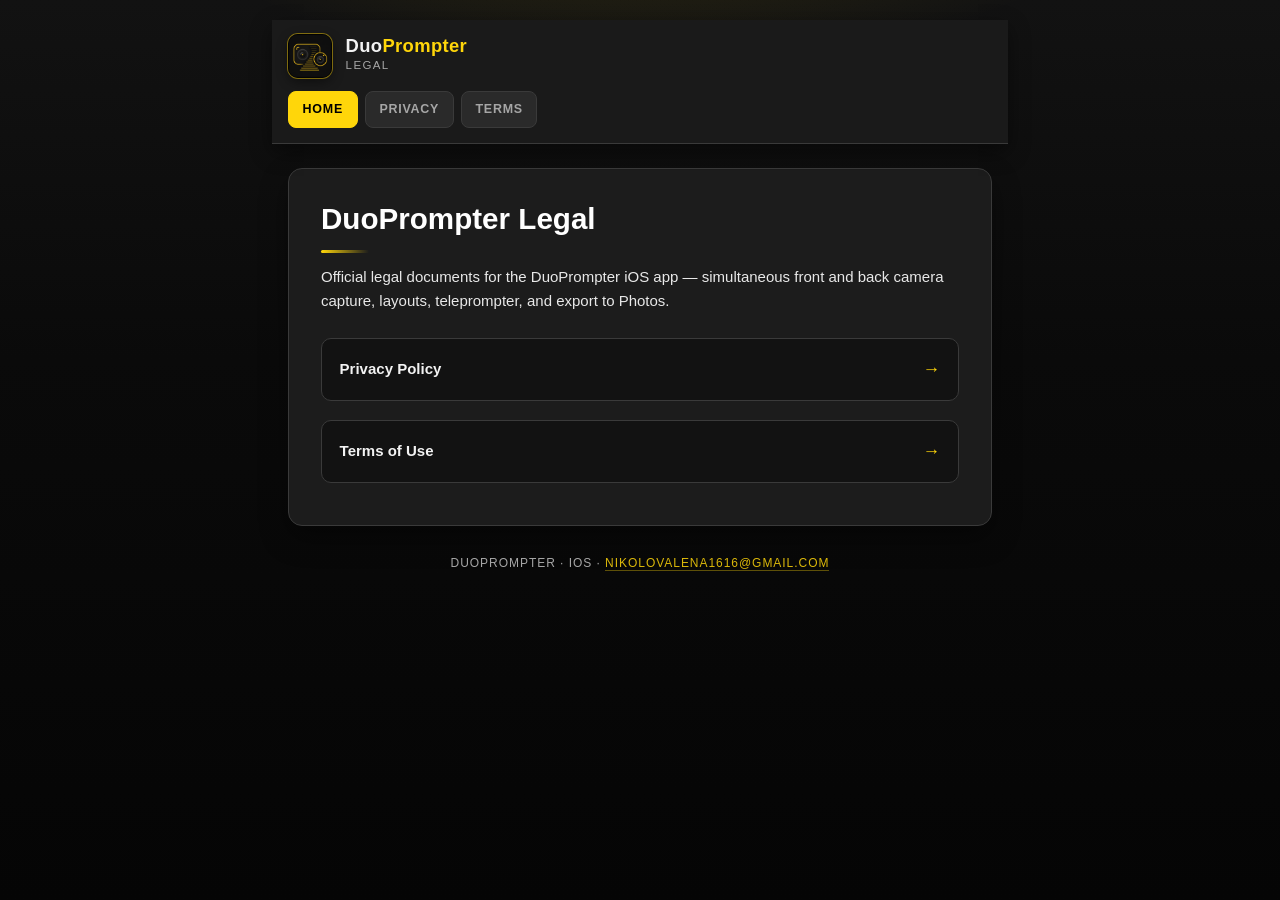
<file: docs/index.html>
<!DOCTYPE html>
<html lang="en">
<head>
  <meta charset="utf-8" />
  <meta name="viewport" content="width=device-width, initial-scale=1" />
  <meta name="theme-color" content="#0a0a0a" />
  <title>DuoPrompter — Legal</title>
  <link rel="icon" type="image/png" href="apple-touch-icon.png" />
  <link rel="apple-touch-icon" href="app-icon.png" />
  <link rel="stylesheet" href="styles.css" />
</head>
<body>
  <div class="wrap">
    <header class="topbar">
      <a class="brand" href="index.html">
        <img class="brand-mark" src="app-icon.png" width="44" height="44" alt="" />
        <div>
          <div class="brand-name">Duo<span>Prompter</span></div>
          <div class="brand-tag">Legal</div>
        </div>
      </a>

      <nav class="nav" aria-label="Legal">
        <a href="index.html" class="is-active">Home</a>
        <a href="privacy.html">Privacy</a>
        <a href="terms.html">Terms</a>
      </nav>
    </header>

    <main class="card hero-index">
      <h1 class="page-title">DuoPrompter Legal</h1>
      <p class="lead">
        Official legal documents for the DuoPrompter iOS app — simultaneous front and back camera
        capture, layouts, teleprompter, and export to Photos.
      </p>

      <ul class="doc-list">
        <li>
          <a href="privacy.html">
            <span class="label">Privacy Policy</span>
            <span class="arrow" aria-hidden="true">→</span>
          </a>
        </li>
        <li>
          <a href="terms.html">
            <span class="label">Terms of Use</span>
            <span class="arrow" aria-hidden="true">→</span>
          </a>
        </li>
      </ul>
    </main>

    <p class="site-footer">DuoPrompter · iOS · <a href="mailto:nikolovalena1616@gmail.com">nikolovalena1616@gmail.com</a></p>
  </div>
</body>
</html>
</file>
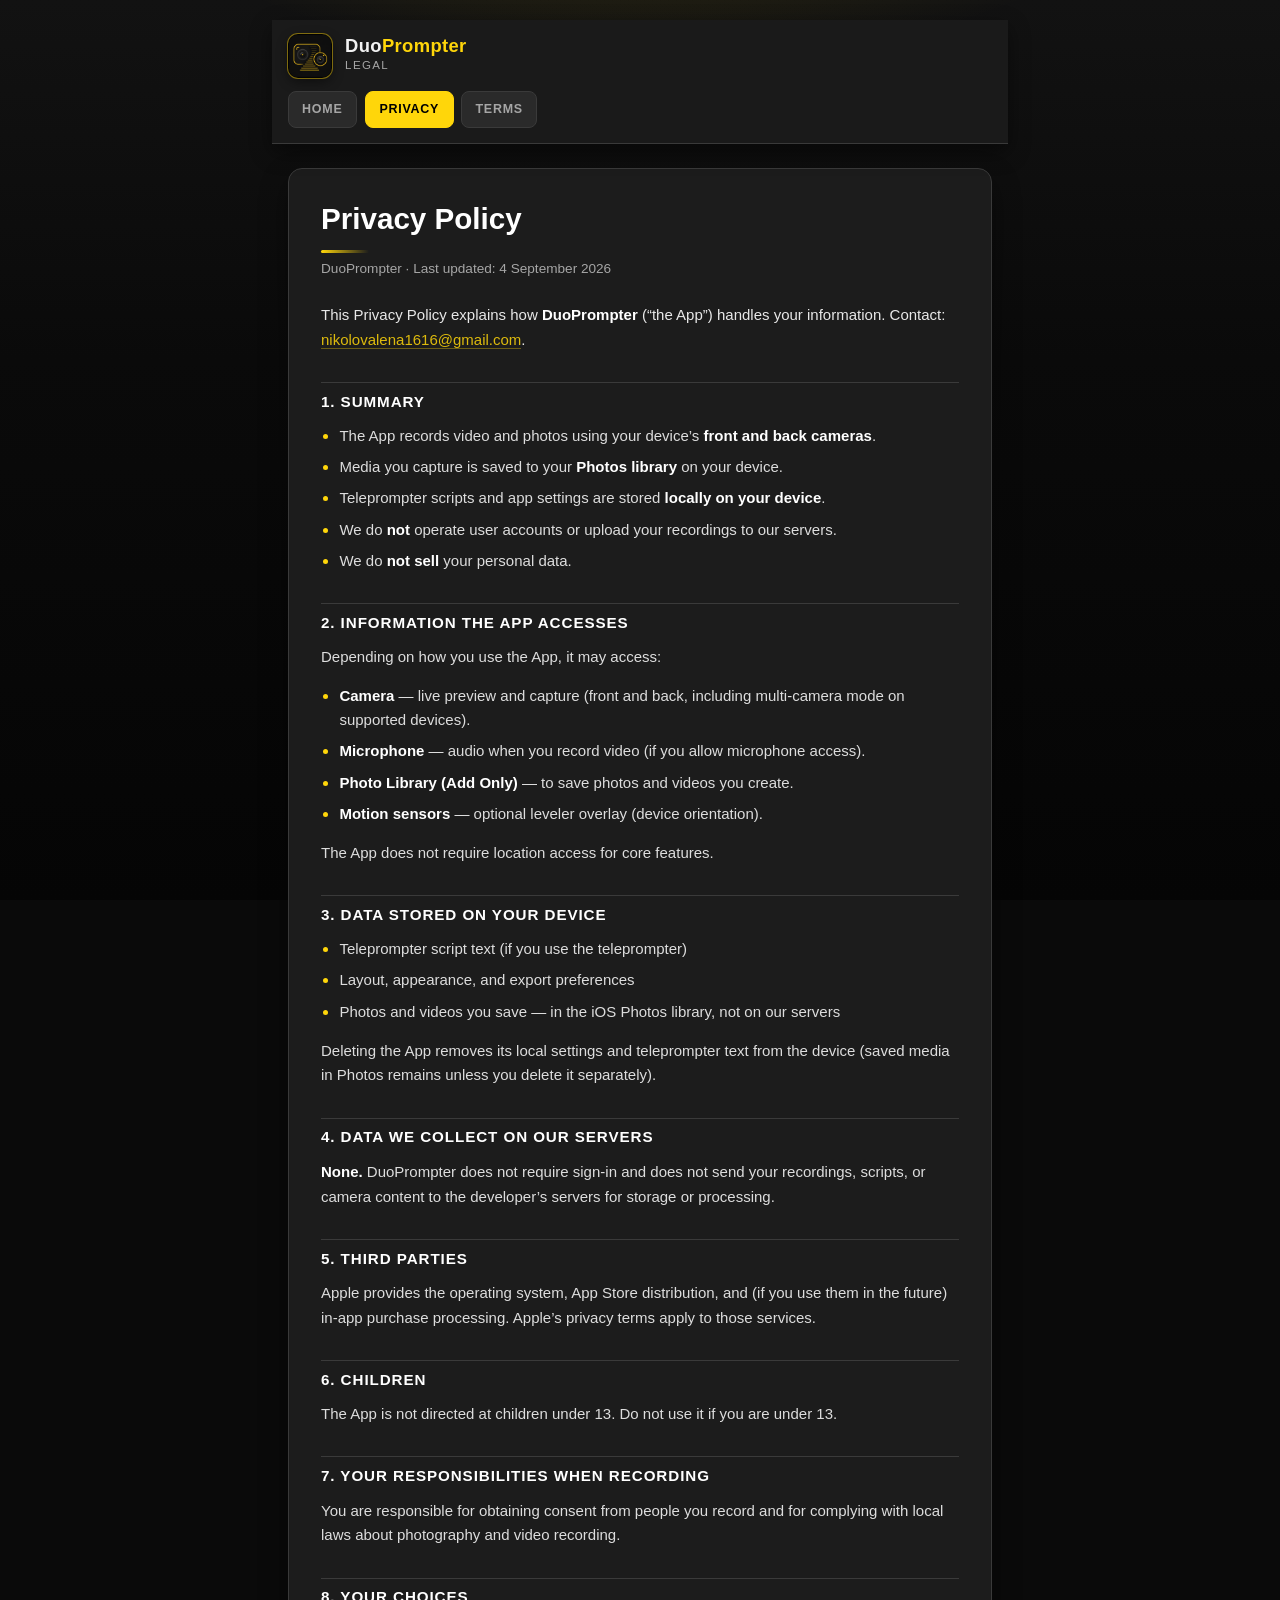
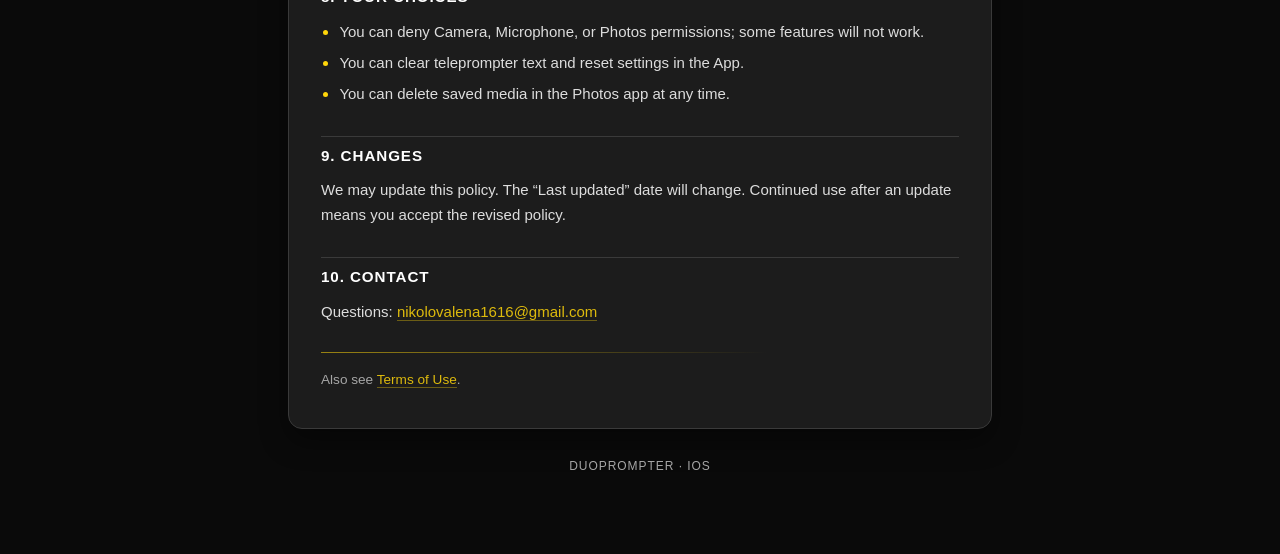
<file: docs/privacy.html>
<!DOCTYPE html>
<html lang="en">
<head>
  <meta charset="utf-8" />
  <meta name="viewport" content="width=device-width, initial-scale=1" />
  <meta name="theme-color" content="#0a0a0a" />
  <title>DuoPrompter — Privacy Policy</title>
  <link rel="icon" type="image/png" href="apple-touch-icon.png" />
  <link rel="apple-touch-icon" href="app-icon.png" />
  <link rel="stylesheet" href="styles.css" />
</head>
<body>
  <div class="wrap">
    <header class="topbar">
      <a class="brand" href="index.html">
        <img class="brand-mark" src="app-icon.png" width="44" height="44" alt="" />
        <div>
          <div class="brand-name">Duo<span>Prompter</span></div>
          <div class="brand-tag">Legal</div>
        </div>
      </a>

      <nav class="nav" aria-label="Legal">
        <a href="index.html">Home</a>
        <a href="privacy.html" class="is-active">Privacy</a>
        <a href="terms.html">Terms</a>
      </nav>
    </header>

    <main class="card">
      <h1 class="page-title">Privacy Policy</h1>
      <p class="meta">DuoPrompter · Last updated: 4 September 2026</p>

      <p class="lead">
        This Privacy Policy explains how <strong>DuoPrompter</strong> (“the App”) handles your information.
        Contact:
        <a href="mailto:nikolovalena1616@gmail.com">nikolovalena1616@gmail.com</a>.
      </p>

      <h2>1. Summary</h2>
      <ul>
        <li>The App records video and photos using your device’s <strong>front and back cameras</strong>.</li>
        <li>Media you capture is saved to your <strong>Photos library</strong> on your device.</li>
        <li>Teleprompter scripts and app settings are stored <strong>locally on your device</strong>.</li>
        <li>We do <strong>not</strong> operate user accounts or upload your recordings to our servers.</li>
        <li>We do <strong>not sell</strong> your personal data.</li>
      </ul>

      <h2>2. Information the App accesses</h2>
      <p>Depending on how you use the App, it may access:</p>
      <ul>
        <li><strong>Camera</strong> — live preview and capture (front and back, including multi-camera mode on supported devices).</li>
        <li><strong>Microphone</strong> — audio when you record video (if you allow microphone access).</li>
        <li><strong>Photo Library (Add Only)</strong> — to save photos and videos you create.</li>
        <li><strong>Motion sensors</strong> — optional leveler overlay (device orientation).</li>
      </ul>
      <p>
        The App does not require location access for core features.
      </p>

      <h2>3. Data stored on your device</h2>
      <ul>
        <li>Teleprompter script text (if you use the teleprompter)</li>
        <li>Layout, appearance, and export preferences</li>
        <li>Photos and videos you save — in the iOS Photos library, not on our servers</li>
      </ul>
      <p>
        Deleting the App removes its local settings and teleprompter text from the device
        (saved media in Photos remains unless you delete it separately).
      </p>

      <h2>4. Data we collect on our servers</h2>
      <p>
        <strong>None.</strong> DuoPrompter does not require sign-in and does not send your recordings,
        scripts, or camera content to the developer’s servers for storage or processing.
      </p>

      <h2>5. Third parties</h2>
      <p>
        Apple provides the operating system, App Store distribution, and (if you use them in the future)
        in-app purchase processing. Apple’s privacy terms apply to those services.
      </p>

      <h2>6. Children</h2>
      <p>The App is not directed at children under 13. Do not use it if you are under 13.</p>

      <h2>7. Your responsibilities when recording</h2>
      <p>
        You are responsible for obtaining consent from people you record and for complying with
        local laws about photography and video recording.
      </p>

      <h2>8. Your choices</h2>
      <ul>
        <li>You can deny Camera, Microphone, or Photos permissions; some features will not work.</li>
        <li>You can clear teleprompter text and reset settings in the App.</li>
        <li>You can delete saved media in the Photos app at any time.</li>
      </ul>

      <h2>9. Changes</h2>
      <p>
        We may update this policy. The “Last updated” date will change.
        Continued use after an update means you accept the revised policy.
      </p>

      <h2>10. Contact</h2>
      <p>
        Questions:
        <a href="mailto:nikolovalena1616@gmail.com">nikolovalena1616@gmail.com</a>
      </p>

      <hr />
      <p class="footer-note">Also see <a href="terms.html">Terms of Use</a>.</p>
    </main>

    <p class="site-footer">DuoPrompter · iOS</p>
  </div>
</body>
</html>
</file>
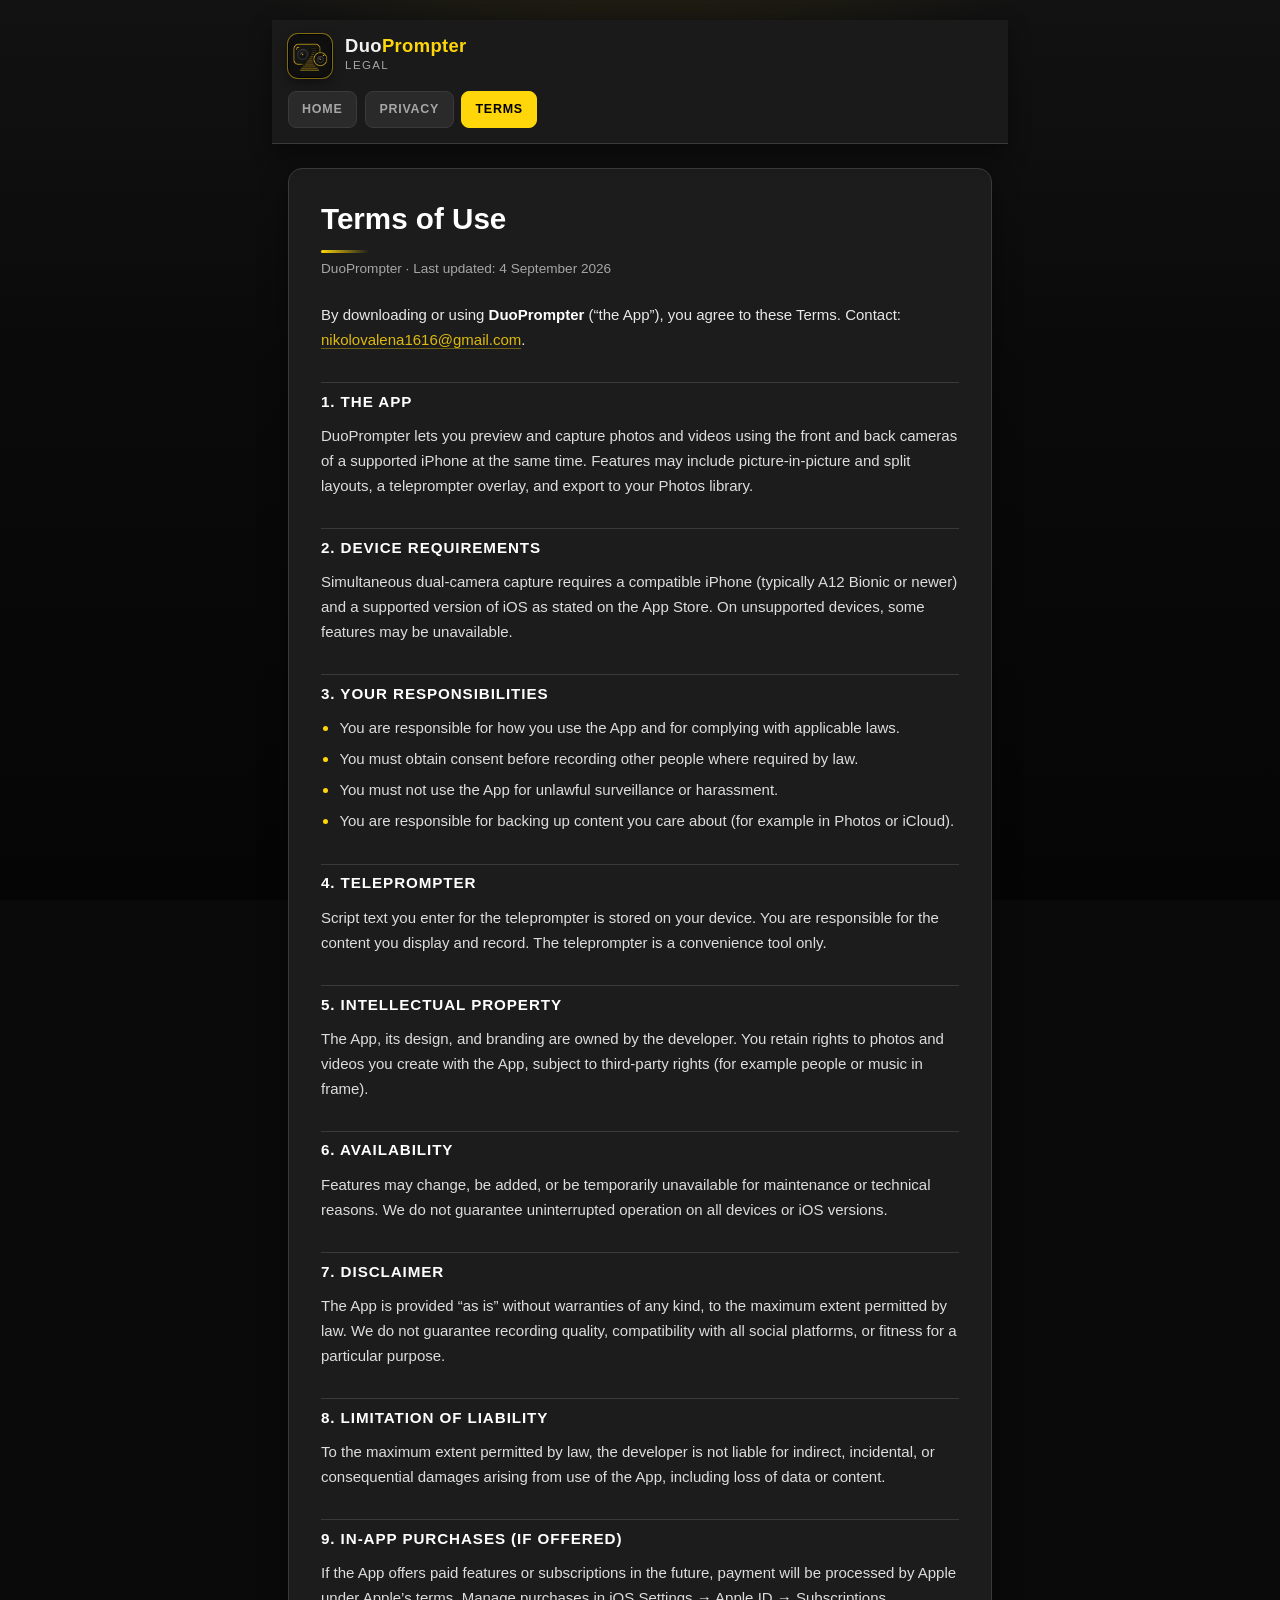
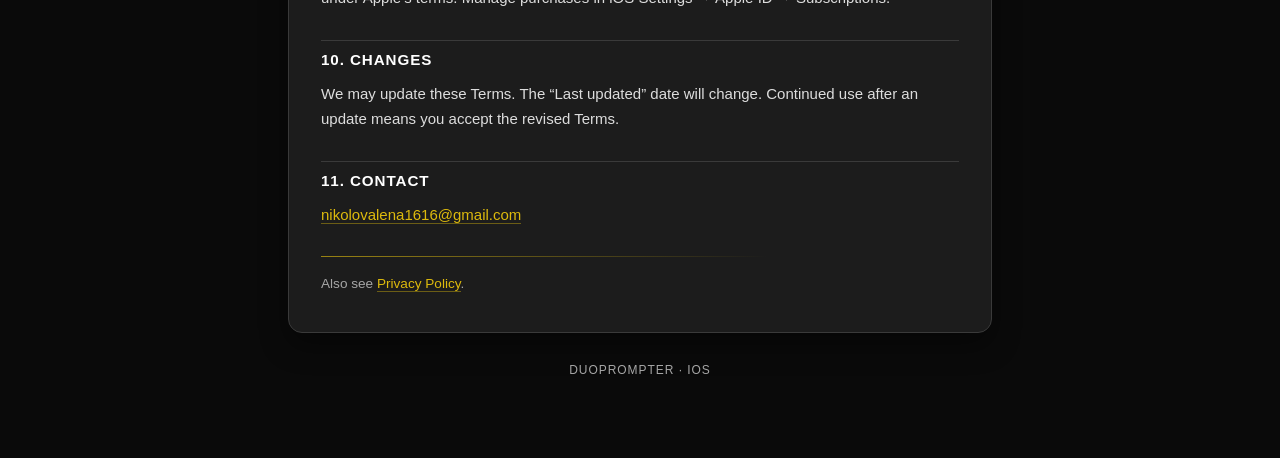
<file: docs/terms.html>
<!DOCTYPE html>
<html lang="en">
<head>
  <meta charset="utf-8" />
  <meta name="viewport" content="width=device-width, initial-scale=1" />
  <meta name="theme-color" content="#0a0a0a" />
  <title>DuoPrompter — Terms of Use</title>
  <link rel="icon" type="image/png" href="apple-touch-icon.png" />
  <link rel="apple-touch-icon" href="app-icon.png" />
  <link rel="stylesheet" href="styles.css" />
</head>
<body>
  <div class="wrap">
    <header class="topbar">
      <a class="brand" href="index.html">
        <img class="brand-mark" src="app-icon.png" width="44" height="44" alt="" />
        <div>
          <div class="brand-name">Duo<span>Prompter</span></div>
          <div class="brand-tag">Legal</div>
        </div>
      </a>

      <nav class="nav" aria-label="Legal">
        <a href="index.html">Home</a>
        <a href="privacy.html">Privacy</a>
        <a href="terms.html" class="is-active">Terms</a>
      </nav>
    </header>

    <main class="card">
      <h1 class="page-title">Terms of Use</h1>
      <p class="meta">DuoPrompter · Last updated: 4 September 2026</p>

      <p class="lead">
        By downloading or using <strong>DuoPrompter</strong> (“the App”), you agree to these Terms.
        Contact:
        <a href="mailto:nikolovalena1616@gmail.com">nikolovalena1616@gmail.com</a>.
      </p>

      <h2>1. The App</h2>
      <p>
        DuoPrompter lets you preview and capture photos and videos using the front and back cameras
        of a supported iPhone at the same time. Features may include picture-in-picture and split layouts,
        a teleprompter overlay, and export to your Photos library.
      </p>

      <h2>2. Device requirements</h2>
      <p>
        Simultaneous dual-camera capture requires a compatible iPhone (typically A12 Bionic or newer)
        and a supported version of iOS as stated on the App Store. On unsupported devices, some features
        may be unavailable.
      </p>

      <h2>3. Your responsibilities</h2>
      <ul>
        <li>You are responsible for how you use the App and for complying with applicable laws.</li>
        <li>You must obtain consent before recording other people where required by law.</li>
        <li>You must not use the App for unlawful surveillance or harassment.</li>
        <li>You are responsible for backing up content you care about (for example in Photos or iCloud).</li>
      </ul>

      <h2>4. Teleprompter</h2>
      <p>
        Script text you enter for the teleprompter is stored on your device. You are responsible for
        the content you display and record. The teleprompter is a convenience tool only.
      </p>

      <h2>5. Intellectual property</h2>
      <p>
        The App, its design, and branding are owned by the developer. You retain rights to photos and
        videos you create with the App, subject to third-party rights (for example people or music in frame).
      </p>

      <h2>6. Availability</h2>
      <p>
        Features may change, be added, or be temporarily unavailable for maintenance or technical reasons.
        We do not guarantee uninterrupted operation on all devices or iOS versions.
      </p>

      <h2>7. Disclaimer</h2>
      <p>
        The App is provided “as is” without warranties of any kind, to the maximum extent permitted by law.
        We do not guarantee recording quality, compatibility with all social platforms, or fitness for a
        particular purpose.
      </p>

      <h2>8. Limitation of liability</h2>
      <p>
        To the maximum extent permitted by law, the developer is not liable for indirect, incidental,
        or consequential damages arising from use of the App, including loss of data or content.
      </p>

      <h2>9. In-app purchases (if offered)</h2>
      <p>
        If the App offers paid features or subscriptions in the future, payment will be processed by Apple
        under Apple’s terms. Manage purchases in iOS Settings → Apple ID → Subscriptions.
      </p>

      <h2>10. Changes</h2>
      <p>
        We may update these Terms. The “Last updated” date will change.
        Continued use after an update means you accept the revised Terms.
      </p>

      <h2>11. Contact</h2>
      <p>
        <a href="mailto:nikolovalena1616@gmail.com">nikolovalena1616@gmail.com</a>
      </p>

      <hr />
      <p class="footer-note">Also see <a href="privacy.html">Privacy Policy</a>.</p>
    </main>

    <p class="site-footer">DuoPrompter · iOS</p>
  </div>
</body>
</html>
</file>
<file: docs/styles.css>
/* Dual Camera legal pages — matches in-app dark + yellow accent */

:root {
  --bg: #0a0a0a;
  --surface: #1c1c1c;
  --border: #3a3a3a;
  --text: #f2f2f2;
  --muted: #a6a6a6;
  --accent: #ffd60a;
  --accent-soft: rgba(255, 214, 10, 0.85);
  --accent-glow: rgba(255, 214, 10, 0.18);
  --max: 44rem;
  --radius: 14px;
  color-scheme: dark;
}

*,
*::before,
*::after {
  box-sizing: border-box;
}

html {
  scroll-behavior: smooth;
}

body {
  margin: 0;
  min-height: 100vh;
  font-family: -apple-system, BlinkMacSystemFont, "SF Pro Text", "Segoe UI", sans-serif;
  font-size: 15px;
  line-height: 1.65;
  color: var(--text);
  background: var(--bg);
  background-image:
    radial-gradient(ellipse 80% 50% at 50% -20%, var(--accent-glow), transparent 55%),
    linear-gradient(180deg, #121212 0%, var(--bg) 40%, #050505 100%);
  background-attachment: fixed;
  -webkit-font-smoothing: antialiased;
}

a {
  color: var(--accent-soft);
  text-decoration: none;
  border-bottom: 1px solid rgba(255, 214, 10, 0.35);
  transition: color 0.15s ease, border-color 0.15s ease;
}

a:hover {
  color: #ffe566;
  border-bottom-color: rgba(255, 229, 102, 0.7);
}

.wrap {
  width: min(100% - 2rem, var(--max));
  margin: 0 auto;
  padding: 1.25rem 0 4rem;
}

.topbar {
  position: sticky;
  top: 0;
  z-index: 20;
  margin: 0 -1rem 1.5rem;
  padding: 0.85rem 1rem 0.9rem;
  background: #1a1a1a;
  border-bottom: 1px solid var(--border);
  box-shadow: 0 8px 20px rgba(0, 0, 0, 0.45);
}

.brand {
  display: flex;
  align-items: center;
  gap: 0.85rem;
  margin-bottom: 0.85rem;
  text-decoration: none;
  border-bottom: none;
  color: inherit;
}

.brand:hover {
  border-bottom: none;
  color: inherit;
}

.brand-mark {
  width: 44px;
  height: 44px;
  border-radius: 10px;
  display: block;
  flex-shrink: 0;
  object-fit: cover;
  background: #1a1a1a;
  box-shadow:
    0 0 0 1px rgba(255, 214, 10, 0.45),
    0 4px 12px rgba(0, 0, 0, 0.45);
}

.brand-name {
  font-size: 1.15rem;
  font-weight: 700;
  letter-spacing: 0.02em;
  color: var(--text);
  line-height: 1.1;
}

.brand-name span {
  color: var(--accent);
}

.brand-tag {
  font-size: 0.72rem;
  font-weight: 500;
  letter-spacing: 0.12em;
  text-transform: uppercase;
  color: var(--muted);
}

.nav {
  display: flex;
  flex-wrap: wrap;
  gap: 0.45rem;
}

.nav a {
  display: inline-flex;
  align-items: center;
  padding: 0.45rem 0.85rem;
  font-size: 0.78rem;
  font-weight: 600;
  letter-spacing: 0.06em;
  text-transform: uppercase;
  color: var(--muted);
  background: #2a2a2a;
  border: 1px solid var(--border);
  border-bottom: 1px solid var(--border);
  border-radius: 8px;
  transition: background 0.15s ease, color 0.15s ease, border-color 0.15s ease;
}

.nav a:hover {
  color: var(--text);
  border-color: var(--accent);
  background: #2a2508;
}

.nav a.is-active {
  color: #000;
  background: var(--accent);
  border-color: var(--accent);
}

.card {
  background: var(--surface);
  border: 1px solid var(--border);
  border-radius: var(--radius);
  padding: 1.6rem 1.4rem 1.8rem;
  box-shadow: 0 12px 28px rgba(0, 0, 0, 0.4);
}

@media (min-width: 560px) {
  .card {
    padding: 2rem 2rem 2.25rem;
  }
}

.page-title {
  margin: 0 0 0.35rem;
  font-size: clamp(1.45rem, 4vw, 1.85rem);
  font-weight: 700;
  line-height: 1.2;
  color: #fff;
}

.page-title::after {
  content: "";
  display: block;
  width: 3rem;
  height: 3px;
  margin-top: 0.85rem;
  background: linear-gradient(90deg, var(--accent), transparent);
  border-radius: 2px;
}

.meta {
  margin: 0 0 1.4rem;
  color: var(--muted);
  font-size: 0.85rem;
}

.lead {
  margin: 0 0 1.25rem;
  color: #e8e8e8;
}

h2 {
  margin: 1.85rem 0 0.65rem;
  padding-top: 0.35rem;
  font-size: 0.95rem;
  font-weight: 700;
  letter-spacing: 0.06em;
  text-transform: uppercase;
  color: #fff;
  border-top: 1px solid var(--border);
}

p {
  margin: 0 0 0.85rem;
  color: #ddd;
}

ul {
  margin: 0 0 0.9rem;
  padding-left: 1.15rem;
  color: #ddd;
}

li {
  margin-bottom: 0.4rem;
}

li::marker {
  color: var(--accent);
}

strong {
  color: #fff;
  font-weight: 700;
}

hr {
  border: none;
  height: 1px;
  margin: 1.75rem 0 1rem;
  background: linear-gradient(90deg, var(--accent), transparent 70%);
  opacity: 0.55;
}

.footer-note {
  margin: 0;
  color: var(--muted);
  font-size: 0.85rem;
}

.hero-index .page-title {
  margin-bottom: 0.75rem;
}

.doc-list {
  list-style: none;
  padding: 0;
  margin: 1.5rem 0 0;
  display: grid;
  gap: 0.75rem;
}

.doc-list a {
  display: flex;
  align-items: center;
  justify-content: space-between;
  gap: 1rem;
  padding: 1rem 1.1rem;
  color: var(--text);
  background: #121212;
  border: 1px solid var(--border);
  border-bottom: 1px solid var(--border);
  border-radius: 10px;
  transition: border-color 0.15s ease, background 0.15s ease, transform 0.15s ease;
}

.doc-list a:hover {
  color: #fff;
  border-color: var(--accent);
  background: #2a2508;
  transform: translateY(-1px);
}

.doc-list .label {
  font-weight: 600;
}

.doc-list .arrow {
  color: var(--accent);
  font-size: 1.1rem;
  border: none;
}

.site-footer {
  margin-top: 1.75rem;
  font-size: 0.75rem;
  letter-spacing: 0.08em;
  text-transform: uppercase;
  color: var(--muted);
  text-align: center;
}
</file>
